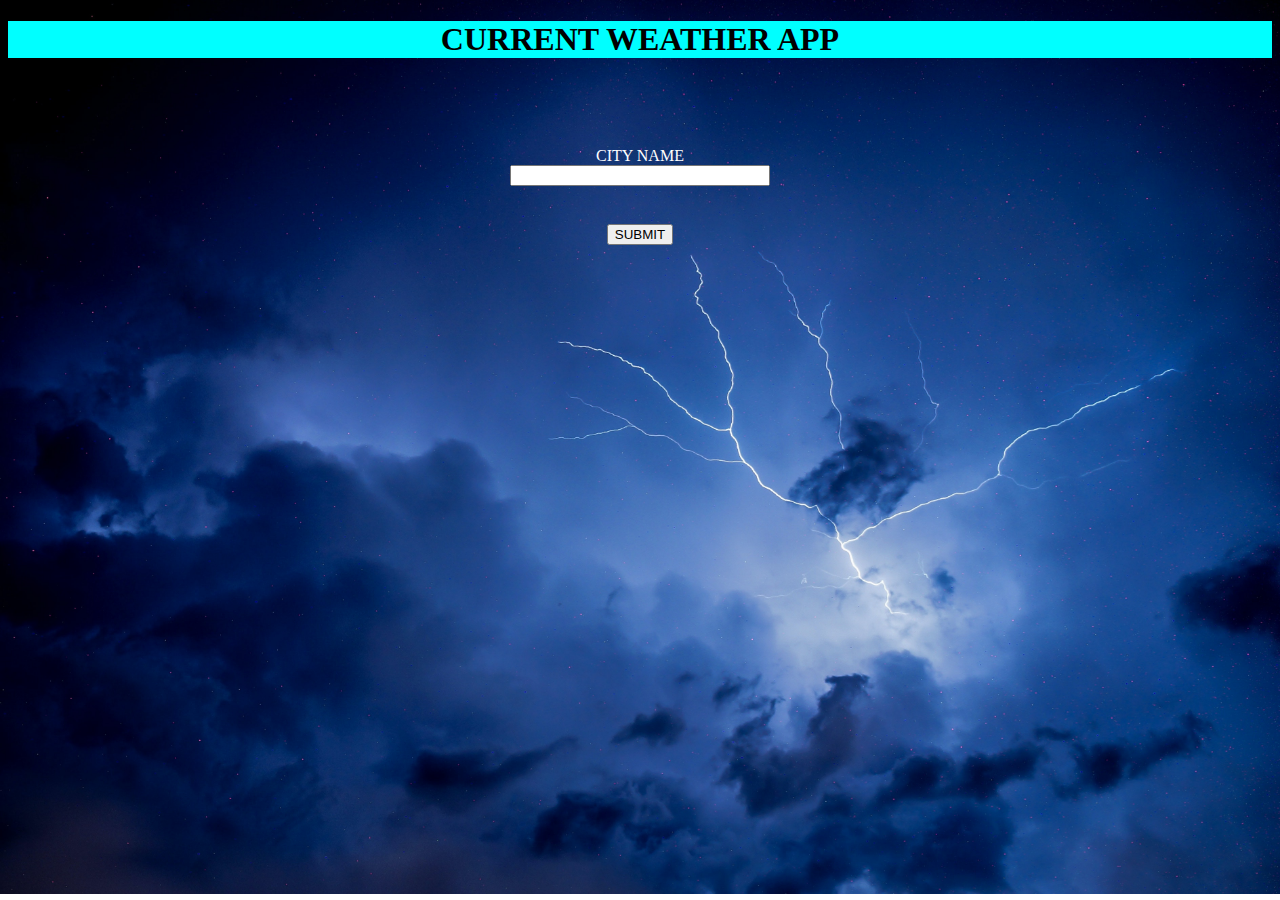
<file: html_folder/index.html>
<!DOCTYPE html>
<html lang="en">
<head>
    <meta charset="UTF-8">
    <meta http-equiv="X-UA-Compatible" content="IE=edge">
    <meta name="viewport" content="width=device-width, initial-scale=1.0">
    <title>Document</title>
</head>
<link rel="stylesheet" href="/css_folder/index.css">
<body>
    <div id="h11">
        <h1>CURRENT WEATHER APP</h1>
    </div>
    <div id="simple_form">
        <form id="myform">
        CITY NAME<input type="text" id="input1">
        <button type="submit" id="submit">SUBMIT</button>
    </form>

    </div>

<script src="/js_folder/index.js"></script>
</body>
</html>
</file>
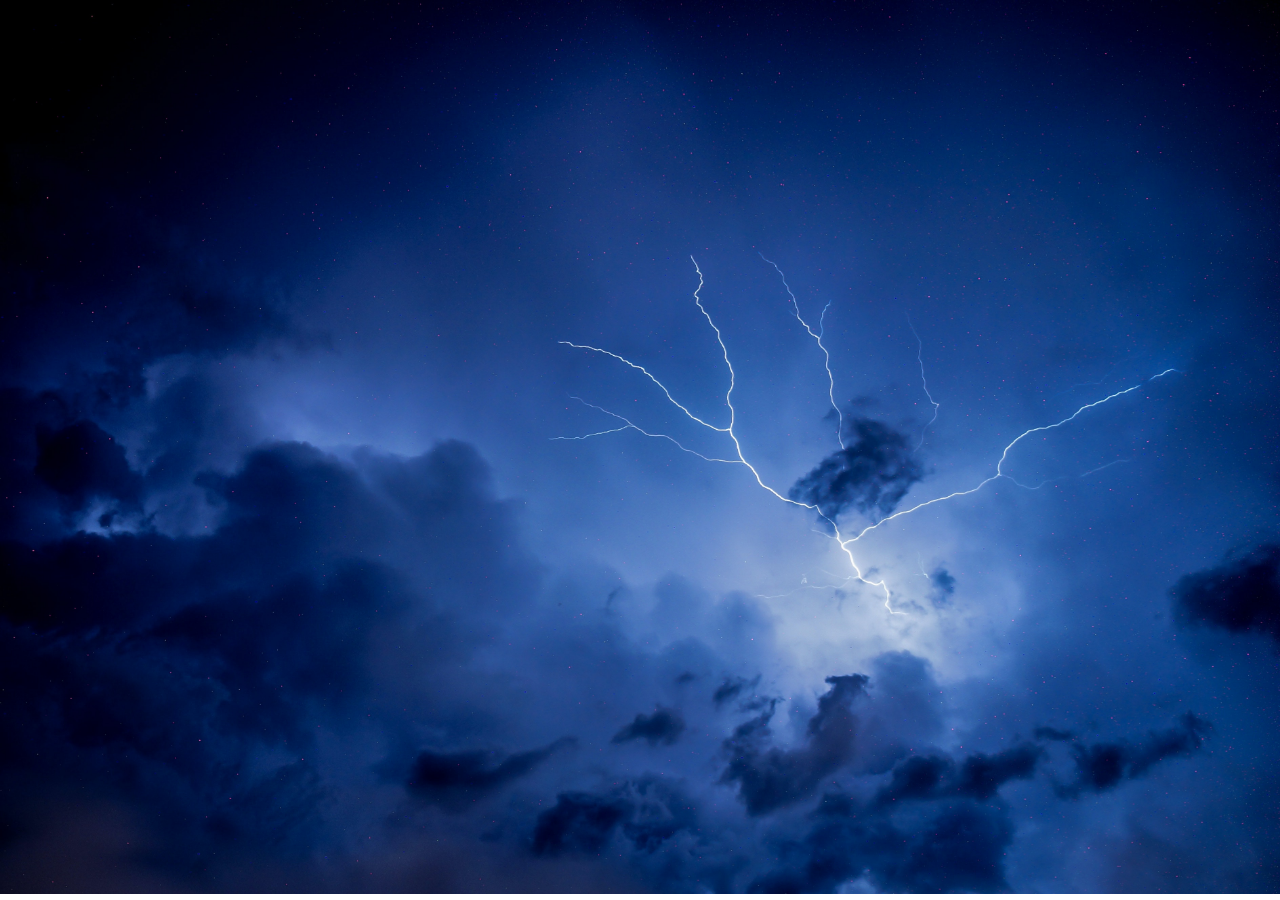
<file: html_folder/details.html>
<!DOCTYPE html>
<html lang="en">
<head>
    <meta charset="UTF-8">
    <meta http-equiv="X-UA-Compatible" content="IE=edge">
    <meta name="viewport" content="width=device-width, initial-scale=1.0">
    <title>Document</title>
    <link rel="stylesheet" href="/css_folder/index.css">
</head>
<body>

  
   <div id="api_data_space">
    
   </div> 
   <script src="/js_folder/details.js"></script>
</body>
</html>
</file>
<file: css_folder/index.css>
#h11{
    text-align: center;
    color:black;
    background-color: aqua;
}
#simple_form form{
    display: flex;
    flex-direction: column;
    align-items: center;
    margin-top: 7%;
}
#submit{
    margin-top: 3%;
}
input{
    resize: horizontal;
    width: 20%;

    text-align: center;
}
#api_data_space {
    display: block;
    justify-content: center;
    align-items: center;
    text-align: center;
    
    height: 100px;
    width: 100%;
  }
  body{
    background-image:url('/images/back_pic.jpg');
    color: white;
    background-repeat: no-repeat;
    background-size:cover;
    
    
  }
</file>
